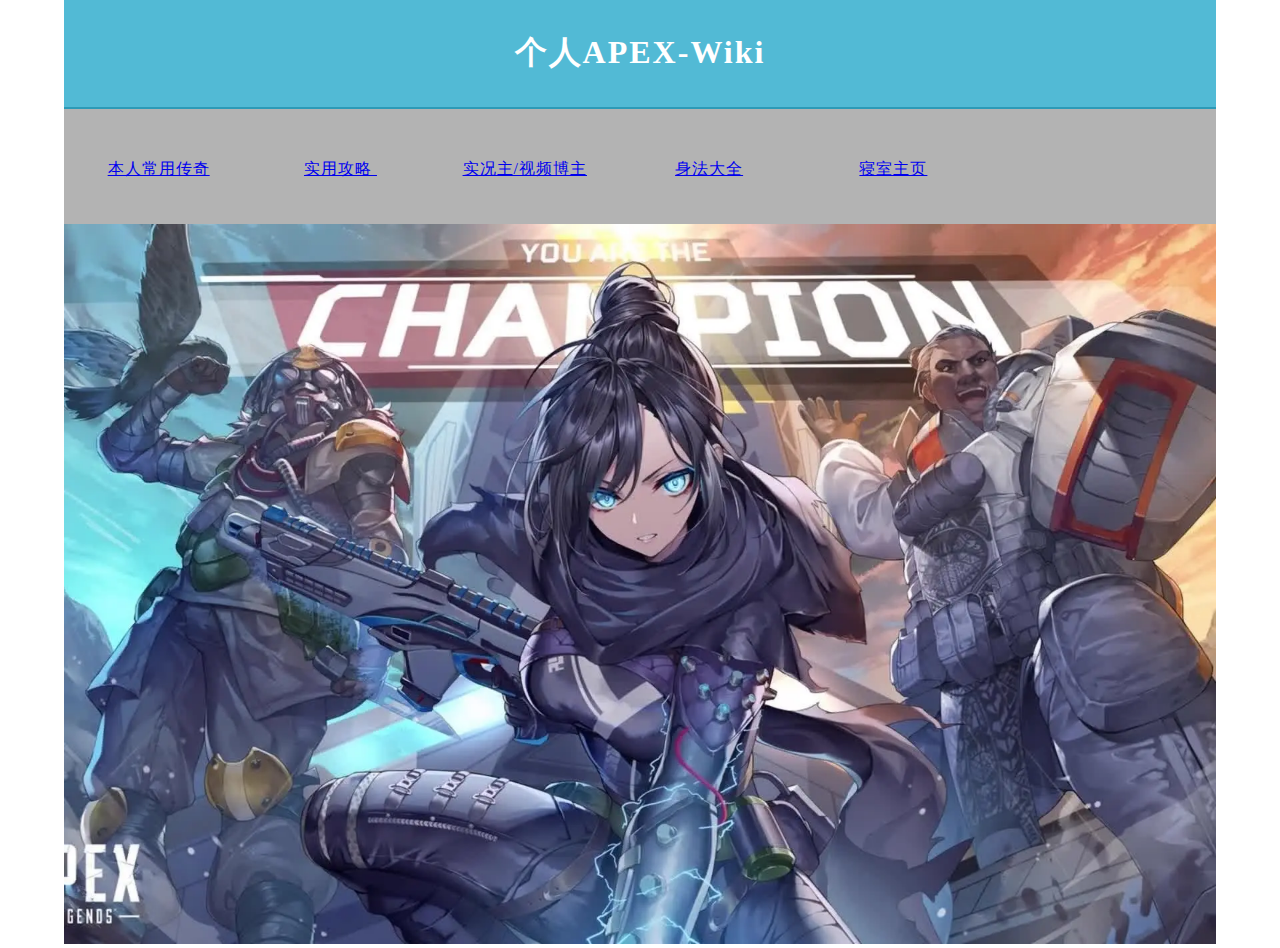
<file: index.html>
<!doctype html>
<html>
<head>
<meta charset="utf-8">
<meta http-equiv="X-UA-Compatible" content="IE=edge">
<meta name="viewport" content="width=device-width, initial-scale=1">
<title>Simple Theme</title>
<link href="css/multiColumnTemplate.css" rel="stylesheet" type="text/css">
<!-- HTML5 shim and Respond.js for IE8 support of HTML5 elements and media queries -->
<!-- WARNING: Respond.js doesn't work if you view the page via file:// -->
<!--[if lt IE 9]>
      <script src="https://oss.maxcdn.com/html5shiv/3.7.2/html5shiv.min.js"></script>
      <script src="https://oss.maxcdn.com/respond/1.4.2/respond.min.js"></script>
    <![endif]-->
</head>
<body>
<div class="container">
  <header>
    <div class="primary_header">
      <h1 class="title"> 个人APEX-Wiki</h1>
    </div>
    <nav class="secondary_header" id="menu">
      <ul>
        <li>&nbsp;<a href="html\1.html">本人常用传奇</a></li>
        <li><a href="html\2.html">实用攻略&nbsp;</a></li>
        <li><a href="html\3.html">实况主/视频博主</a></li>
        <li><a href="html\4.html">身法大全</a></li>
        <li><a href="https://hustd11515.github.io/">寝室主页</a></li>
      </ul>
    </nav>
  </header>
  <section>
	<h2 class="noDisplay">Main Content</h2>
    <img src="images/src=http___i0.hdslb.com_bfs_archive_cb02541afa0c74cd4fc85a38c0e69398acaa4997.jpg&refer=http___i0.hdslb.webp" width="100%">
  </section>
</div>
</body>
</html>
</file>
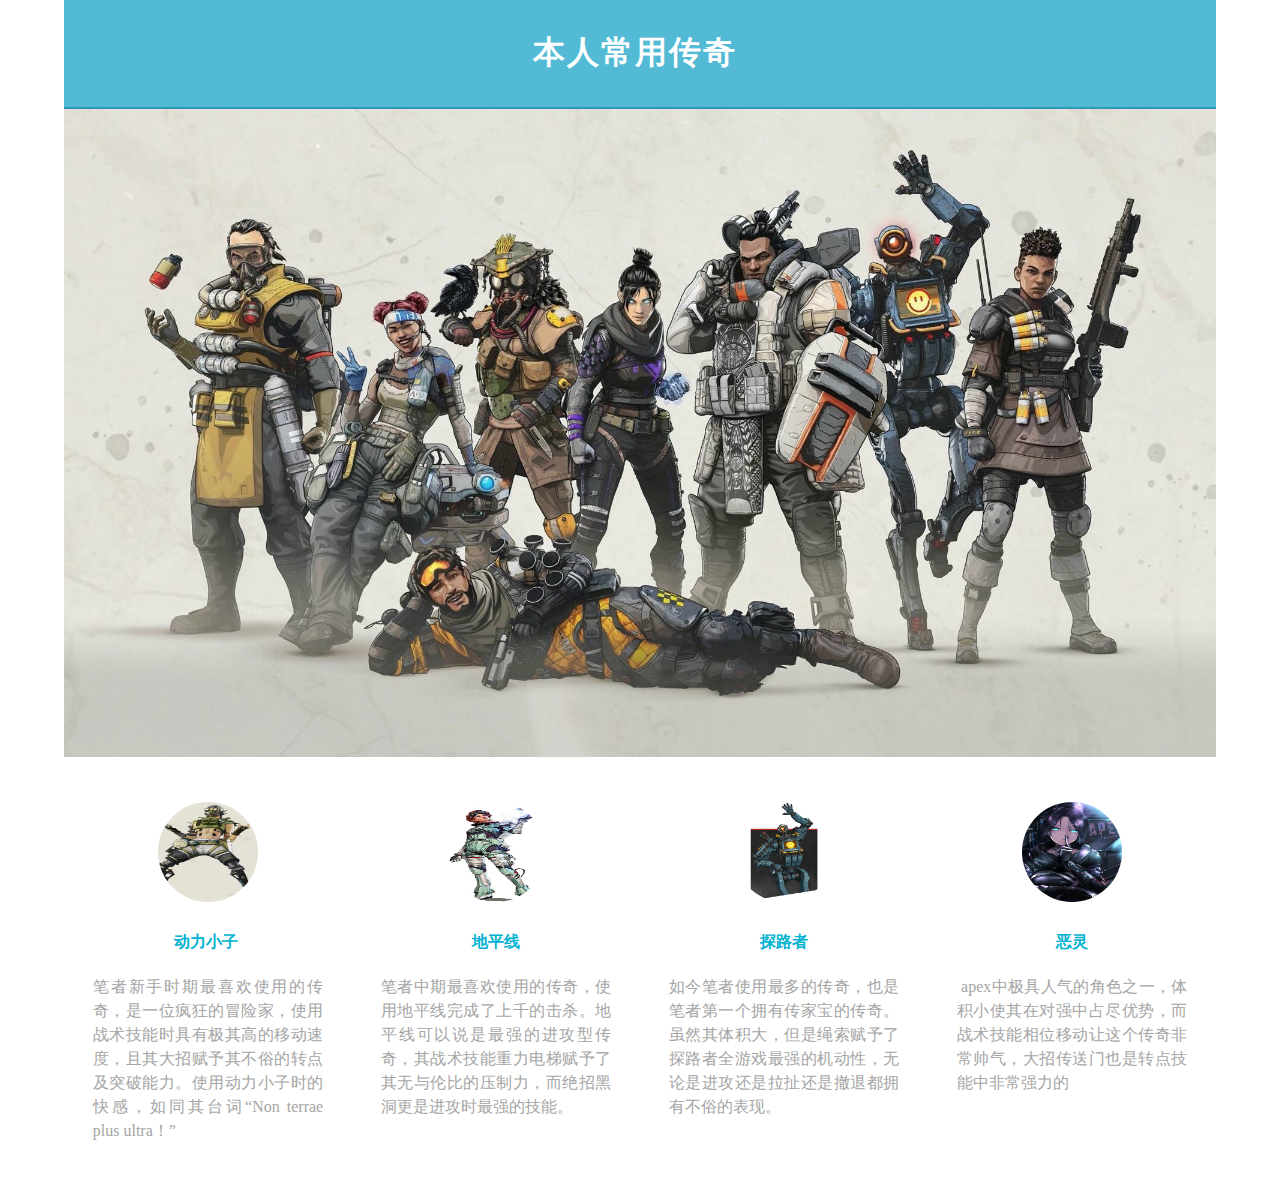
<file: html/1.html>
<!doctype html>
<html>
<head>
<meta charset="utf-8">
<meta http-equiv="X-UA-Compatible" content="IE=edge">
<meta name="viewport" content="width=device-width, initial-scale=1">
<title>Simple Theme</title>
<link href="../css/multiColumnTemplate.css" rel="stylesheet" type="text/css">
<!-- HTML5 shim and Respond.js for IE8 support of HTML5 elements and media queries -->
<!-- WARNING: Respond.js doesn't work if you view the page via file:// -->
<!--[if lt IE 9]>
      <script src="https://oss.maxcdn.com/html5shiv/3.7.2/html5shiv.min.js"></script>
      <script src="https://oss.maxcdn.com/respond/1.4.2/respond.min.js"></script>
    <![endif]-->
</head>
<body>
<div class="container">
  <header>
    <div class="primary_header">
      <h1 class="title"> 本人常用传奇&nbsp;</h1>
    </div>
  </header>
	<section>
	<h2 class="noDisplay">Main Content</h2>
    <img src="..\images/979653483507d36f1be5d12990925f91.jpg" width="100%">
  </section>
  <div class="row">
    <div class="columns">
      <p class="thumbnail_align"> <a href="https://wiki.biligame.com/apex/Octane" target="_top"><img src="..\images\octane.jpg" width="100" alt="" class="thumbnail" alt="" class="thumbnail"/></a> </p>
      <h4>动力小子&nbsp;</h4>
      <p>笔者新手时期最喜欢使用的传奇，是一位疯狂的冒险家，使用战术技能时具有极其高的移动速度，且其大招赋予其不俗的转点及突破能力。使用动力小子时的快感，如同其台词“Non terrae plus ultra！”&nbsp;</p>
    </div>
    <div class="columns">
      <p class="thumbnail_align"> <a href="https://wiki.biligame.com/apex/Horizon" target="_top"><img src="..\images\42a98226cffc1e178a82221207c4e103738da97743c1.png" alt="" class="thumbnail"></a></p>
      <h4>地平线</h4>
      <p>笔者中期最喜欢使用的传奇，使用地平线完成了上千的击杀。地平线可以说是最强的进攻型传奇，其战术技能重力电梯赋予了其无与伦比的压制力，而绝招黑洞更是进攻时最强的技能。</p>
    </div>
    <div class="columns">
      <p class="thumbnail_align"> <a href="https://wiki.biligame.com/apex/Pathfinder" target="_top"><img src="..\images\e4dde71190ef76c6a7efba72635feafaaf51f3dec91a.png" alt="" class="thumbnail"></a></p>
      <h4>探路者</h4>
      <p>如今笔者使用最多的传奇，也是笔者第一个拥有传家宝的传奇。虽然其体积大，但是绳索赋予了探路者全游戏最强的机动性，无论是进攻还是拉扯还是撤退都拥有不俗的表现。</p>
    </div>
    <div class="columns">
      <p class="thumbnail_align"> <a href="https://wiki.biligame.com/apex/Wraith"><img src="..\images\192ac9746469e7eaff9cb4bcdb78cd1df35a3dec.jpg@942w_1331h_progressive.jpg" alt="" class="thumbnail"></a></p>
      <h4>恶灵</h4>
      <p>&nbsp;apex中极具人气的角色之一，体积小使其在对强中占尽优势，而战术技能相位移动让这个传奇非常帅气，大招传送门也是转点技能中非常强力的</p>
    </div>
  </div>
</div>
</body>
</html>
</file>
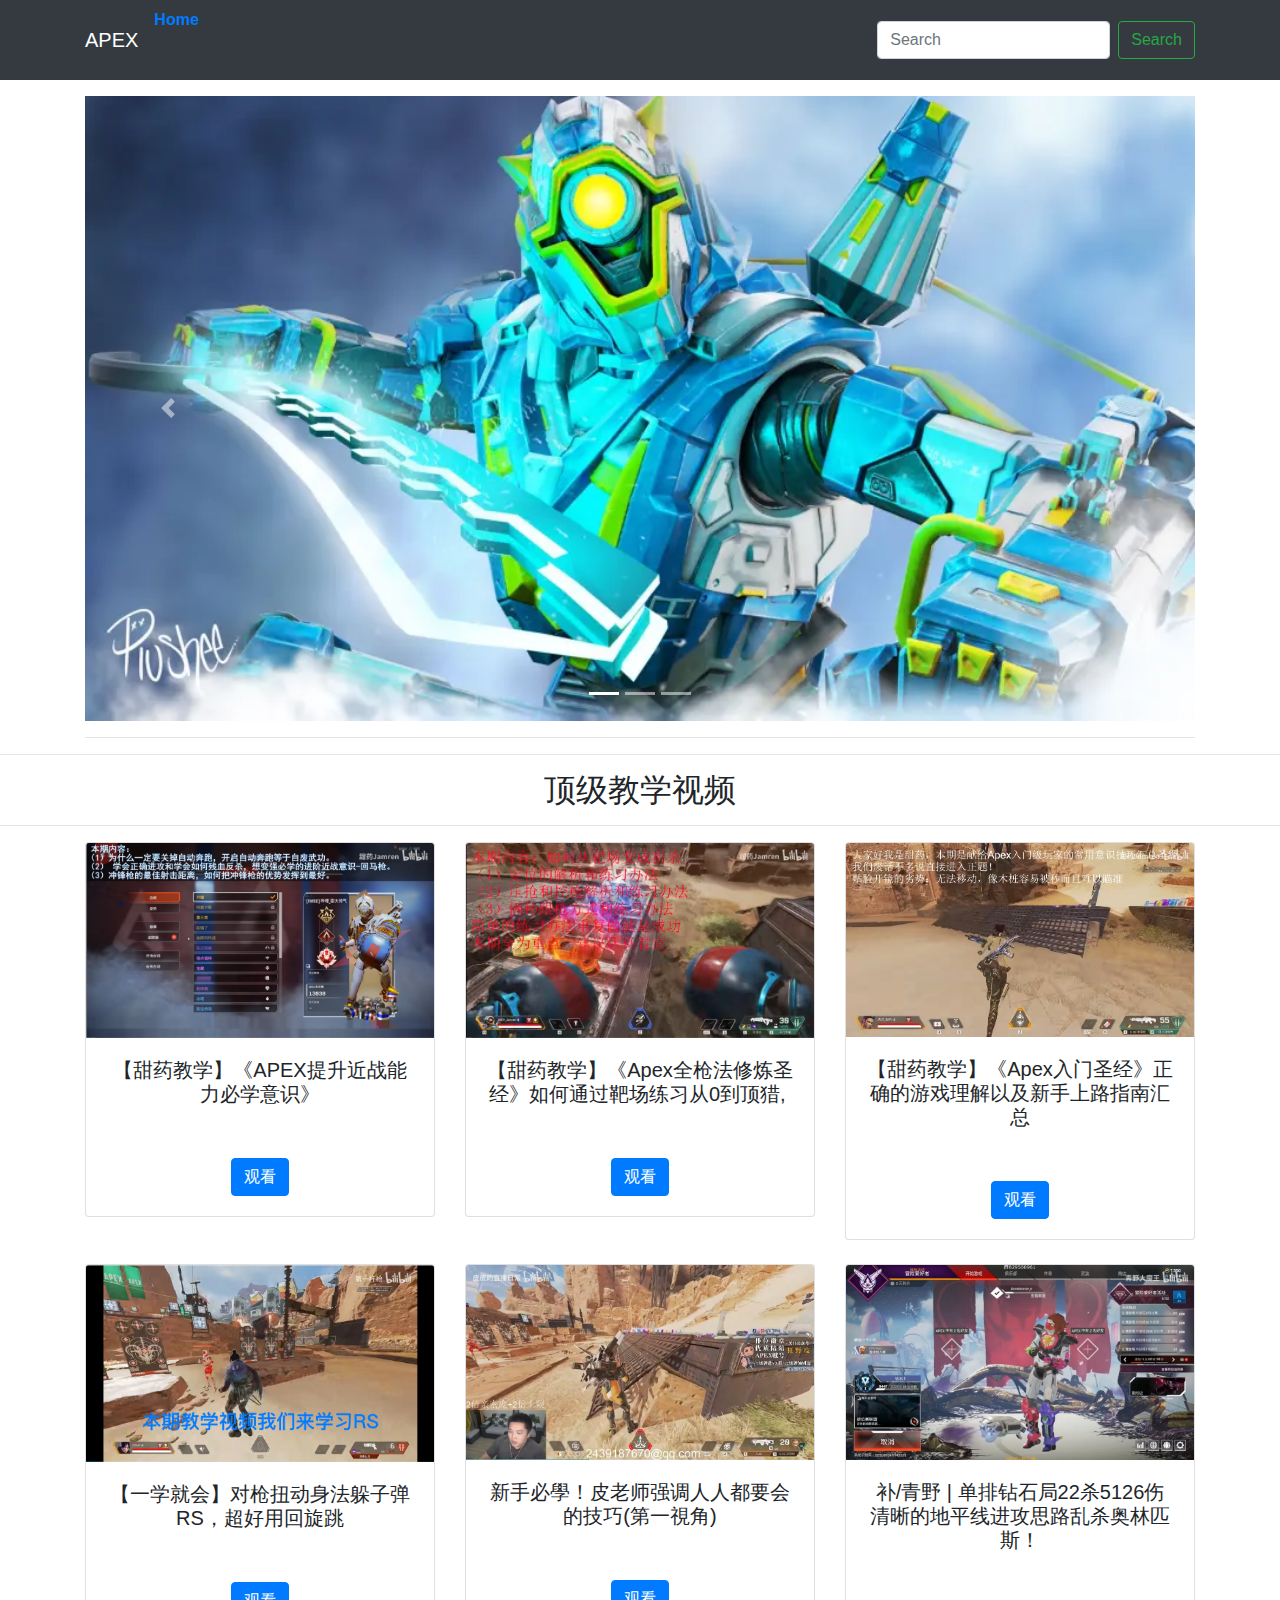
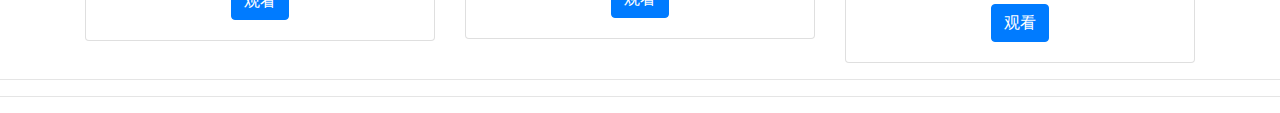
<file: html/2.html>
<!DOCTYPE html>
<html lang="en">
  <head>
    <meta charset="utf-8">
    <meta http-equiv="X-UA-Compatible" content="IE=edge">
    <meta name="viewport" content="width=device-width, initial-scale=1">
    <title>Bootstrap eCommerce Page Template</title>
    <!-- Bootstrap -->
    <link href="css/bootstrap-4.4.1.css" rel="stylesheet">
  </head>
  <body>
    <nav class="navbar navbar-expand-lg navbar-dark bg-dark">
      <div class="container">
        <a class="navbar-brand" href="#">APEX</a>
        <button class="navbar-toggler" type="button" data-toggle="collapse" data-target="#navbarSupportedContent" aria-controls="navbarSupportedContent" aria-expanded="false" aria-label="Toggle navigation">
        <span class="navbar-toggler-icon"></span>
        </button>
        <div class="collapse navbar-collapse" id="navbarSupportedContent">
          <ul class="navbar-nav mr-auto">
            <li class="nav-item active">
             <strong><a href="../index.html">Home </a></strong><a class="nav-link" href="#">&nbsp;</a></li>
            <li class="nav-item">
            </li>
            <li class="nav-item dropdown">
            </li>
          </ul>
          <form class="form-inline my-2 my-lg-0">
            <input class="form-control mr-sm-2" type="search" placeholder="Search" aria-label="Search">
            <button class="btn btn-outline-success my-2 my-sm-0" type="submit">Search</button>
          </form>
        </div>
      </div>
    </nav>
    <div class="container mt-3">
      <div class="row">
        <div class="col-12">
          <div id="carouselExampleControls" class="carousel slide" data-ride="carousel">
            <ol class="carousel-indicators">
              <li data-target="#carouselExampleControls" data-slide-to="0" class="active"></li>
              <li data-target="#carouselExampleControls" data-slide-to="1"></li>
              <li data-target="#carouselExampleControls" data-slide-to="2"></li>
            </ol>
            <div class="carousel-inner">
              <div class="carousel-item active">
                <img class="d-block w-100" src="../images/b4d910f98f238bbf6308181014696295ae3061b9.jpg@942w_531h_progressive.webp" alt="First slide">
                <div class="carousel-caption d-none d-md-block">
                  <h5>&nbsp;</h5>
                  <p>&nbsp;</p>
                </div>
              </div>
              <div class="carousel-item">
                <img class="d-block w-100" src="../images/279fee05c099c0a8ddd25f69736231b1dde9b727.jpg@942w_530h_progressive.webp" alt="Second slide">
                <div class="carousel-caption d-none d-md-block">
                  <h5>&nbsp;</h5>
                  <p>&nbsp;</p>
                </div>
              </div>
              <div class="carousel-item">
                <img class="d-block w-100" src="../images/5417298179e2fdb70ac3079d3dc0a34f50b0f115.jpg@942w_531h_progressive.webp" alt="Third slide">
                <div class="carousel-caption d-none d-md-block">
                  <p>&nbsp;</p>
                </div>
              </div>
            </div>
            <a class="carousel-control-prev" href="#carouselExampleControls" role="button" data-slide="prev">
            <span class="carousel-control-prev-icon" aria-hidden="true"></span>
            <span class="sr-only">Previous</span>
            </a>
            <a class="carousel-control-next" href="#carouselExampleControls" role="button" data-slide="next">
            <span class="carousel-control-next-icon" aria-hidden="true"></span>
            <span class="sr-only">Next</span>
            </a>
          </div>
        </div>
      </div>
      <hr>
    </div>
    <hr>
    <h2 class="text-center">顶级教学视频</h2>
    <hr>
    <div class="container">
      <div class="row text-center">
        <div class="col-md-4 pb-1 pb-md-0">
          <div class="card">
            <img class="card-img-top" src="../images/QQ图片20221128125014.png" alt="Card image cap">
            <div class="card-body">
              <h5 class="card-title">【甜药教学】《APEX提升近战能力必学意识》</h5>
              <p class="card-text">&nbsp;</p>
              <a href="https://www.bilibili.com/video/BV1wV4y1V7MS/?spm_id_from=333.999.0.0&vd_source=674a614bbbcfda5fde5948be826e8be2" class="btn btn-primary">观看</a>
            </div>
          </div>
        </div>
        <div class="col-md-4 pb-1 pb-md-0">
          <div class="card">
            <img class="card-img-top" src="../images/QQ图片20221128125543.png" alt="Card image cap">
            <div class="card-body">
              <h5 class="card-title">【甜药教学】《Apex全枪法修炼圣经》如何通过靶场练习从0到顶猎,&nbsp;</h5>
              <p class="card-text">&nbsp;</p>
              <a href="https://www.bilibili.com/video/BV1kX4y1A7Vc/?spm_id_from=333.999.0.0&vd_source=674a614bbbcfda5fde5948be826e8be2" class="btn btn-primary">观看</a>
            </div>
          </div>
        </div>
        <div class="col-md-4 pb-1 pb-md-0">
          <div class="card">
            <img class="card-img-top" src="../images/QQ图片20221128125913.png" alt="Card image cap">
            <div class="card-body">
              <h5 class="card-title">【甜药教学】《Apex入门圣经》正确的游戏理解以及新手上路指南汇总</h5>
              <p class="card-text">&nbsp;</p>
              <a href="https://www.bilibili.com/video/BV1H5411w7Hg/?spm_id_from=333.999.0.0&vd_source=674a614bbbcfda5fde5948be826e8be2" class="btn btn-primary">观看</a>
            </div>
          </div>
        </div>
      </div>
      <div class="row text-center mt-4">
        <div class="col-md-4 pb-1 pb-md-0">
          <div class="card">
            <img class="card-img-top" src="../images/QQ图片20221128131142.png" alt="Card image cap">
            <div class="card-body">
              <h5 class="card-title">【一学就会】对枪扭动身法躲子弹RS，超好用回旋跳</h5>
              <p class="card-text">&nbsp;</p>
              <a href="https://www.bilibili.com/video/BV1ad4y1A7a5/?spm_id_from=333.788.recommend_more_video.-1&vd_source=674a614bbbcfda5fde5948be826e8be2" class="btn btn-primary">观看</a>
            </div>
          </div>
        </div>
        <div class="col-md-4 pb-1 pb-md-0">
          <div class="card">
            <img class="card-img-top" src="../images/QQ图片20221128131314.png" alt="Card image cap">
            <div class="card-body">
              <h5 class="card-title">新手必學！皮老师强调人人都要会的技巧(第一視角)</h5>
              <p class="card-text">&nbsp;</p>
              <a href="https://www.bilibili.com/video/BV13T411j7wZ/?spm_id_from=333.788.recommend_more_video.-1&vd_source=674a614bbbcfda5fde5948be826e8be2" class="btn btn-primary">观看</a>
            </div>
          </div>
        </div>
        <div class="col-md-4 pb-1 pb-md-0">
          <div class="card">
            <img class="card-img-top" src="../images/QQ图片20221128131429.png" alt="Card image cap">
            <div class="card-body">
              <h5 class="card-title">补/青野 | 单排钻石局22杀5126伤 清晰的地平线进攻思路乱杀奥林匹斯！</h5>
              <p class="card-text">&nbsp;</p>
              <a href="https://www.bilibili.com/video/BV14e4y1z7WW/?spm_id_from=333.337.search-card.all.click&vd_source=674a614bbbcfda5fde5948be826e8be2" class="btn btn-primary">观看</a>
            </div>
          </div>
        </div>
      </div>
    </div>
    <hr>
    <hr>
    <footer class="text-center">
      <div class="container">
        <div class="row">
          <div class="col-12">
          </div>
        </div>
      </div>
    </footer>
    <!-- jQuery (necessary for Bootstrap's JavaScript plugins) -->
    <script src="js/jquery-3.4.1.min.js"></script>
    <!-- Include all compiled plugins (below), or include individual files as needed -->
    <script src="js/popper.min.js"></script>
    <script src="js/bootstrap-4.4.1.js"></script>
  </body>
</html>
</file>
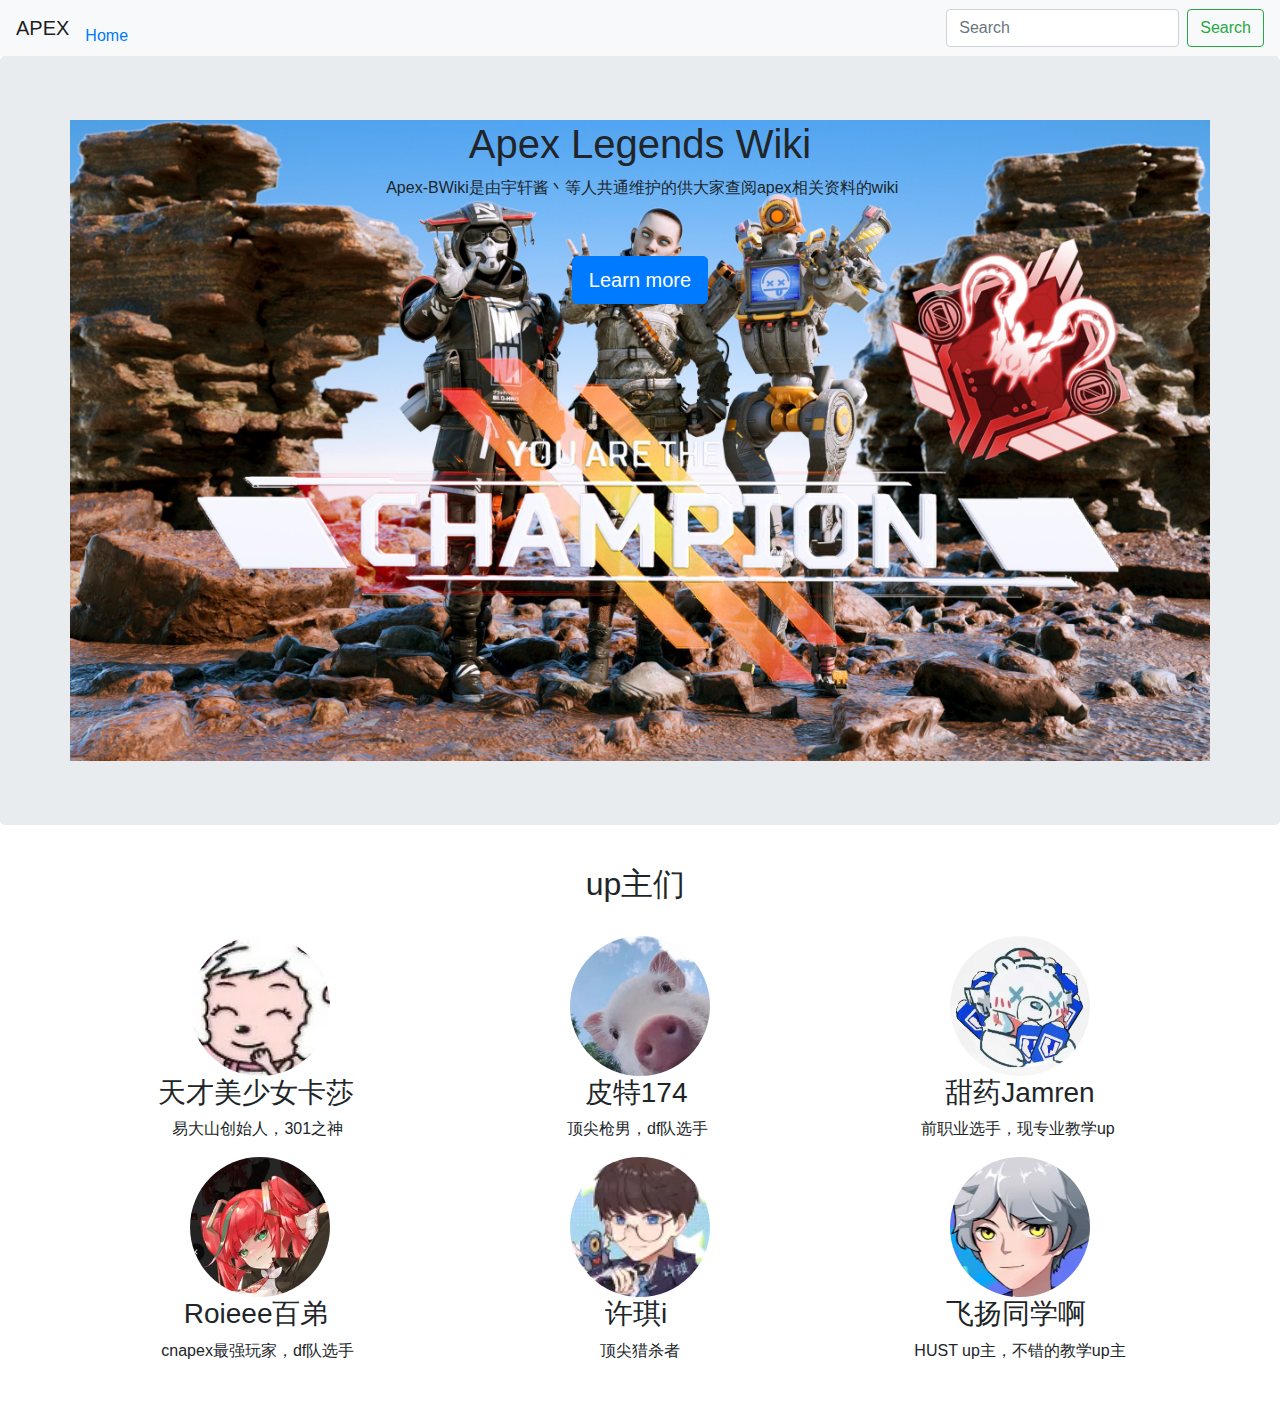
<file: html/3.html>
<!DOCTYPE html>
<html lang="en">
  <head>
    <meta charset="utf-8">
    <meta http-equiv="X-UA-Compatible" content="IE=edge">
    <meta name="viewport" content="width=device-width, initial-scale=1">
    <title>Bootstrap Agency Page Template</title>
    <!-- Bootstrap -->
    <link href="css/bootstrap-4.4.1.css" rel="stylesheet">
  </head>
  <body>
    <nav class="navbar navbar-expand-lg navbar-light bg-light">
      <a class="navbar-brand" href="#">APEX</a>
      <button class="navbar-toggler" type="button" data-toggle="collapse" data-target="#navbarSupportedContent" aria-controls="navbarSupportedContent" aria-expanded="false" aria-label="Toggle navigation"> <span class="navbar-toggler-icon"></span> </button>
      <div class="collapse navbar-collapse" id="navbarSupportedContent">
        <ul class="navbar-nav mr-auto">
          <li class="nav-item active"> <a class="nav-link" href="#"> <a href="..\index.html">Home </a><span class="sr-only">(current)</span></a> </li>
        </ul>
        <form class="form-inline my-2 my-lg-0">
          <input class="form-control mr-sm-2" type="search" placeholder="Search" aria-label="Search">
          <button class="btn btn-outline-success my-2 my-sm-0" type="submit">Search</button>
        </form>
      </div>
    </nav>
    <header>
      <div class="jumbotron">
        <div class="container">
          <div class="row">
			<img src="../images/d7febf35349b033bbccd779602ce36d3d439bd0f.jpg" width="100%" style="text-align:center;">
            <div class="col-12" style="position:absolute">
              <h1 class="text-center">Apex Legends Wiki</h1>
              <p class="text-center">&nbsp;Apex-BWiki是由宇轩酱丶等人共通维护的供大家查阅apex相关资料的wiki</p>
              <p>&nbsp;</p>
              <p class="text-center"><a class="btn btn-primary btn-lg" role="button" href="https://wiki.biligame.com/apex/%E9%A6%96%E9%A1%B5" >Learn more</a> </p>
            </div>
          </div>
        </div>
      </div>
    </header>
    <section>
      <div class="container">
        <div class="row">
          <div class="col-lg-12 mb-4 mt-2 text-center">
            <h2>up主们&nbsp;</h2>
          </div>
        </div>
      </div>
      <div class="container ">
        <div class="row">
          <div class="col-lg-4 col-md-6 col-sm-12 text-center">
            <a href="https://space.bilibili.com/9301840?spm_id_from=333.337.0.0"><img class="rounded-circle img-fluid" alt="140x140" style="width: 140px; height: 140px;" src="../images/6744fab006868db3aa4832ba87aa8c6fbb27ffa3.jpg@240w_240h_1c_1s.webp" data-holder-rendered="true"></a>
<h3>天才美少女卡莎&nbsp;</h3>
            <p>易大山创始人，301之神&nbsp;</p>
          </div>
          <div class="col-lg-4 col-md-6 col-sm-12 text-center">
            <a href="https://space.bilibili.com/13470007?spm_id_from=333.337.0.0"><img class="img-fluid rounded-circle" alt="140x140" style="width: 140px; height: 140px;" src="../images/962e63a431ec957662921e647cfce58b45ff847a.jpg@240w_240h_1c_1s.webp" data-holder-rendered="true"></a>
<h3>皮特174&nbsp;</h3>
            <p>顶尖枪男，df队选手&nbsp;</p>
          </div>
          <div class="col-lg-4 col-md-6 col-sm-12 text-center">
            <a href="https://space.bilibili.com/106017013?spm_id_from=333.337.0.0"><img class="rounded-circle img-fluid" alt="140x140" style="width: 140px; height: 140px;" src="../images/685a13eb73b4fd426ba222721425f3e8e063318b.jpg@240w_240h_1c_1s.webp" data-holder-rendered="true"></a>
<h3>甜药Jamren</h3>
            <p>前职业选手，现专业教学up&nbsp;</p>
          </div>
          <div class="col-lg-4 col-md-6 col-sm-12 text-center">
            <a href="https://space.bilibili.com/1949623008?spm_id_from=333.337.search-card.all.click"><img class="rounded-circle img-fluid" alt="140x140" style="width: 140px; height: 140px;" src="../images/fc35388c6305cbe5e5c13897e5949e788aab23f2.jpg@240w_240h_1c_1s.webp" data-holder-rendered="true"></a>
<h3>Roieee百弟&nbsp;</h3>
            <p>cnapex最强玩家，df队选手&nbsp;</p>
          </div>
          <div class="col-lg-4 col-md-6 col-sm-12 text-center">
            <a href="https://space.bilibili.com/15404163"><img class="rounded-circle img-fluid" alt="140x140" style="width: 140px; height: 140px;" src="../images/6f7fb2ff377a2cd6dda1516aee083ab1cee41478.jpg@96w_96h_1c_1s.webp" data-holder-rendered="true"></a>
<h3>许琪i&nbsp;</h3>
            <p>顶尖猎杀者</p>
          </div>
          <div class="col-lg-4 col-md-6 col-sm-12 text-center">
            <a href="https://space.bilibili.com/59477825"><img class="rounded-circle img-fluid" alt="140x140" style="width: 140px; height: 140px;" src="../images/9de4125ef2fa80918b5a47bf5a1d940d8896a026.jpg@240w_240h_1c_1s.webp" data-holder-rendered="true"></a>
<h3>飞扬同学啊&nbsp;</h3>
            <p>HUST up主，不错的教学up主</p>
          </div>
        </div>
        <div class="row">
          <div class="col-sm-12 mt-4 mb-2 text-center">
          </div>
        </div>
      
    <footer class="text-center">
      <div class="container">
        <div class="row">
          <div class="col-12">
          </div>
        </div>
      </div>
    </footer>
    <!-- jQuery (necessary for Bootstrap's JavaScript plugins) --> 
    <script src="js/jquery-3.4.1.min.js"></script> 
    <!-- Include all compiled plugins (below), or include individual files as needed --> 
    <script src="js/popper.min.js"></script> 
    <script src="js/bootstrap-4.4.1.js"></script>
</html>
</file>
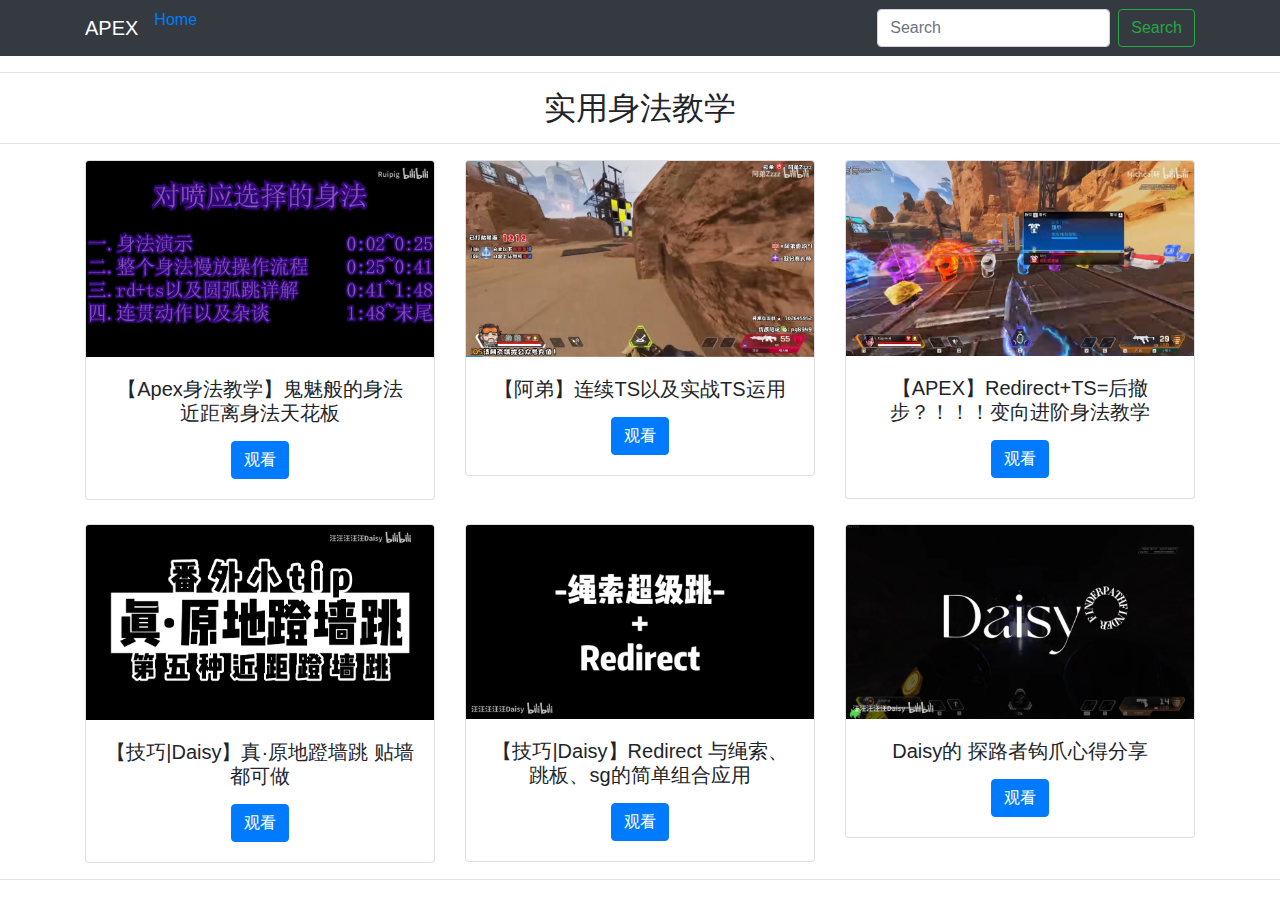
<file: html/4.html>
<!DOCTYPE html>
<html lang="en">
  <head>
    <meta charset="utf-8">
    <meta http-equiv="X-UA-Compatible" content="IE=edge">
    <meta name="viewport" content="width=device-width, initial-scale=1">
    <title>Bootstrap eCommerce Page Template</title>
    <!-- Bootstrap -->
    <link href="css/bootstrap-4.4.1.css" rel="stylesheet">
  </head>
  <body>
    <nav class="navbar navbar-expand-lg navbar-dark bg-dark">
      <div class="container">
        <a class="navbar-brand" href="#">APEX</a>
        <button class="navbar-toggler" type="button" data-toggle="collapse" data-target="#navbarSupportedContent" aria-controls="navbarSupportedContent" aria-expanded="false" aria-label="Toggle navigation">
        <span class="navbar-toggler-icon"></span>
        </button>
        <div class="collapse navbar-collapse" id="navbarSupportedContent">
          <ul class="navbar-nav mr-auto">
            <li class="nav-item active">
            <a href="#../index.heml">Home </a><a class="nav-link"></a> </li>
          </ul>
          <form class="form-inline my-2 my-lg-0">
            <input class="form-control mr-sm-2" type="search" placeholder="Search" aria-label="Search">
            <button class="btn btn-outline-success my-2 my-sm-0" type="submit">Search</button>
          </form>
        </div>
      </div>
    </nav>
    <hr>
    <h2 class="text-center">实用身法教学</h2>
    <hr>
    <div class="container">
      <div class="row text-center">
        <div class="col-md-4 pb-1 pb-md-0">
          <div class="card">
            <img class="card-img-top" src="../images/QQ图片20221129105311.png" alt="Card image cap">
            <div class="card-body">
              <h5 class="card-title">【Apex身法教学】鬼魅般的身法 近距离身法天花板</h5>
              <p class="card-text"></p>
              <a href="https://www.bilibili.com/video/BV1i34y1p7xQ/?spm_id_from=333.337.search-card.all.click&vd_source=674a614bbbcfda5fde5948be826e8be2" class="btn btn-primary">观看</a>
            </div>
          </div>
        </div>
        <div class="col-md-4 pb-1 pb-md-0">
          <div class="card">
            <img class="card-img-top" src="../images/QQ图片20221129105531.png" alt="Card image cap">
            <div class="card-body">
              <h5 class="card-title">【阿弟】连续TS以及实战TS运用</h5>
              <p class="card-text"></p>
              <a href="https://www.bilibili.com/video/BV1MY4y1q76g/?spm_id_from=333.788.recommend_more_video.2&vd_source=674a614bbbcfda5fde5948be826e8be2" class="btn btn-primary">观看</a>
            </div>
          </div>
        </div>
        <div class="col-md-4 pb-1 pb-md-0">
          <div class="card">
            <img class="card-img-top" src="../images/QQ图片20221129105939.png" alt="Card image cap">
            <div class="card-body">
              <h5 class="card-title">【APEX】Redirect+TS=后撤步？！！！变向进阶身法教学</h5>
              <p class="card-text"></p>
              <a href="https://www.bilibili.com/video/BV19L4y1B7nz/?spm_id_from=333.788.recommend_more_video.6&vd_source=674a614bbbcfda5fde5948be826e8be2" class="btn btn-primary">观看</a>
            </div>
          </div>
        </div>
      </div>
      <div class="row text-center mt-4">
        <div class="col-md-4 pb-1 pb-md-0">
          <div class="card">
            <img class="card-img-top" src="../images/QQ图片20221129110201.png" alt="Card image cap">
            <div class="card-body">
              <h5 class="card-title">【技巧|Daisy】真·原地蹬墙跳 贴墙都可做</h5>
              <p class="card-text"></p>
              <a href="https://www.bilibili.com/video/BV1p34y1r7kW/?spm_id_from=333.788.recommend_more_video.3&vd_source=674a614bbbcfda5fde5948be826e8be2" class="btn btn-primary">观看</a>
            </div>
          </div>
        </div>
        <div class="col-md-4 pb-1 pb-md-0">
          <div class="card">
            <img class="card-img-top" src="../images/QQ图片20221129110745.png" alt="Card image cap">
            <div class="card-body">
              <h5 class="card-title">【技巧|Daisy】Redirect 与绳索、跳板、sg的简单组合应用</h5>
              <p class="card-text"></p>
              <a href="https://www.bilibili.com/video/BV1FT4y167Rt/?spm_id_from=333.788&vd_source=674a614bbbcfda5fde5948be826e8be2" class="btn btn-primary">观看</a>
            </div>
          </div>
        </div>
        <div class="col-md-4 pb-1 pb-md-0">
          <div class="card">
            <img class="card-img-top" src="../images/QQ图片20221129111158.png" alt="Card image cap">
            <div class="card-body">
              <h5 class="card-title">Daisy的 探路者钩爪心得分享</h5>
              <p class="card-text"></p>
              <a href="https://www.bilibili.com/video/BV1YF41177AJ/?spm_id_from=333.788.recommend_more_video.0&vd_source=674a614bbbcfda5fde5948be826e8be2" class="btn btn-primary">观看</a>
            </div>
          </div>
        </div>
      </div>
	  </div>
    <hr>
    <footer class="text-center">
      <div class="container">
        <div class="row">
          <div class="col-12">
          </div>
        </div>
      </div>
    </footer>
    <!-- jQuery (necessary for Bootstrap's JavaScript plugins) -->
    <script src="js/jquery-3.4.1.min.js"></script>
    <!-- Include all compiled plugins (below), or include individual files as needed -->
    <script src="js/popper.min.js"></script>
    <script src="js/bootstrap-4.4.1.js"></script>
  </body>
</html>
</file>
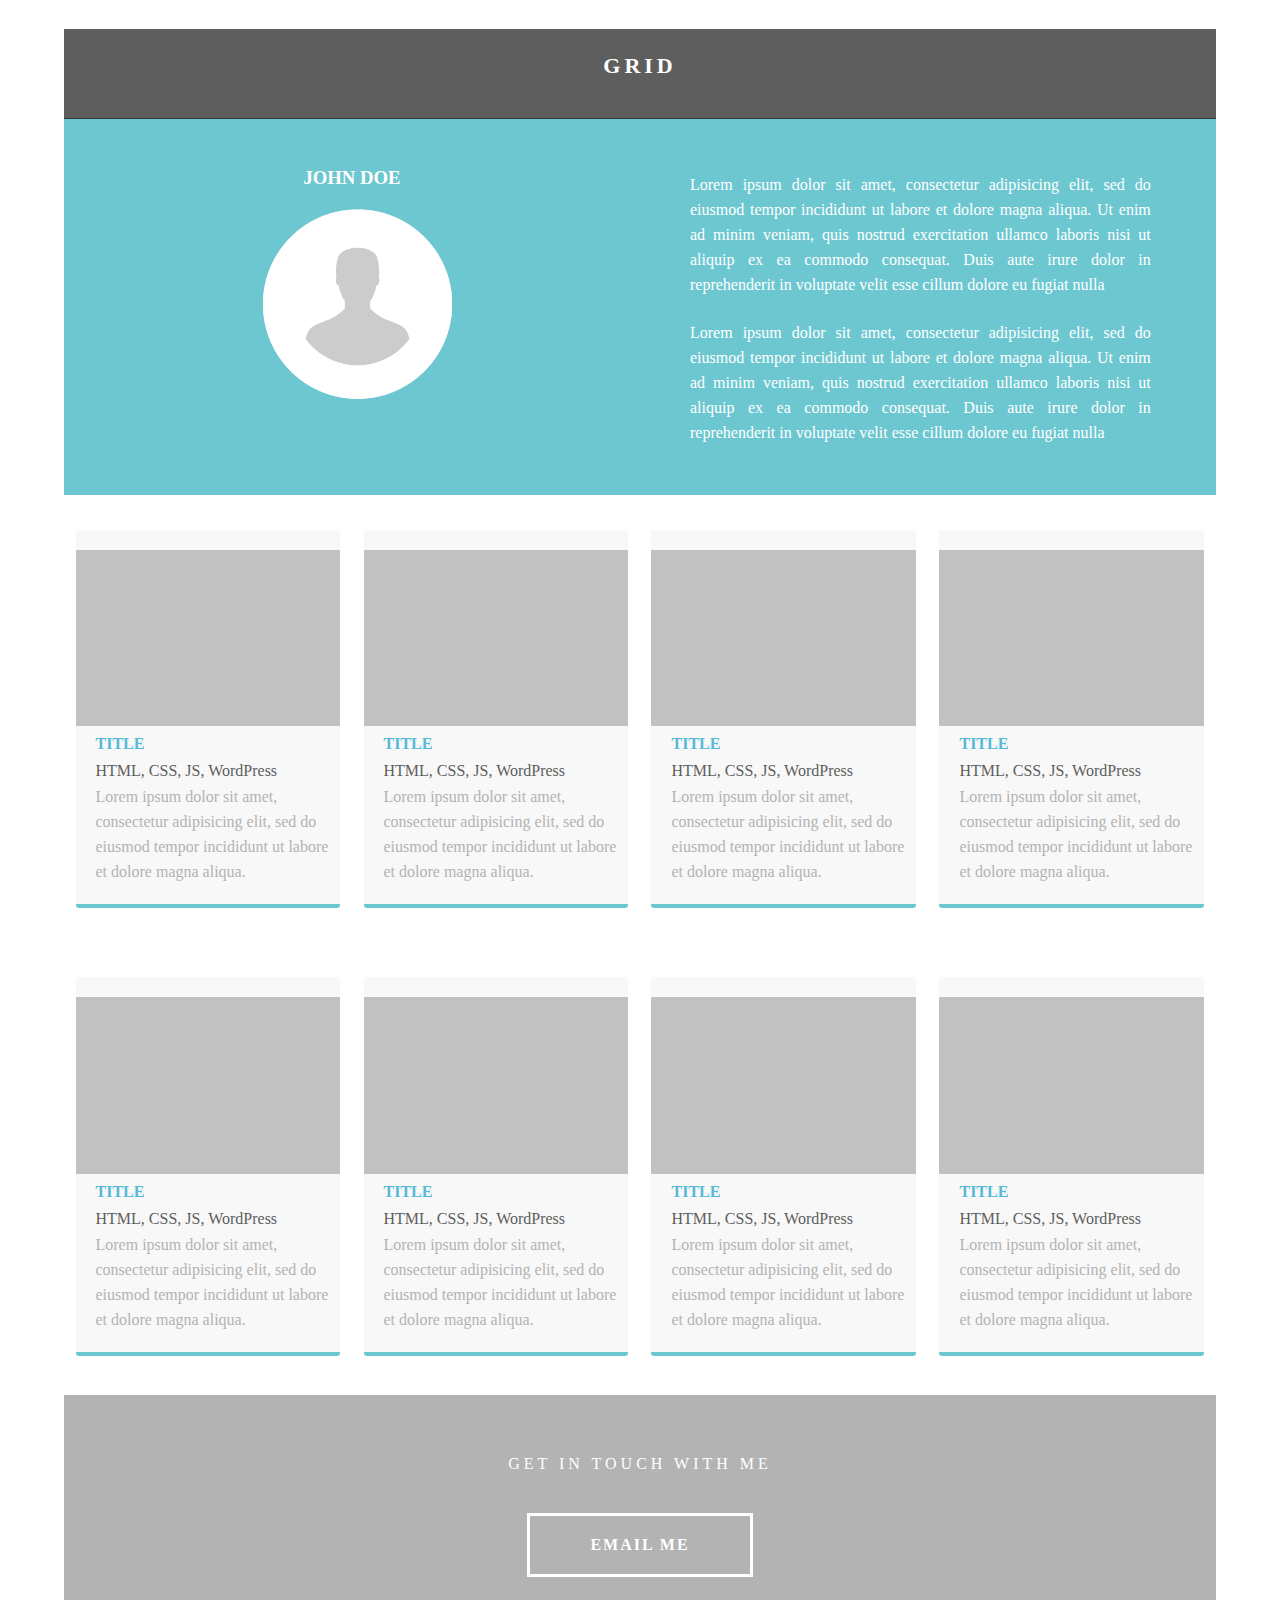
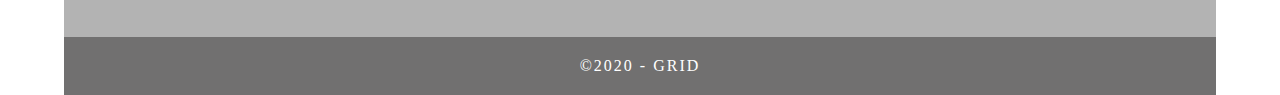
<file: html/5.html>
<!doctype html>
<html>
<head>
<meta charset="utf-8">
<meta http-equiv="X-UA-Compatible" content="IE=edge">
<meta name="viewport" content="width=device-width, initial-scale=1">
<title>Light Theme</title>
<link href="css/simpleGridTemplate.css" rel="stylesheet" type="text/css">
</head>
<body>
<!-- Main Container -->
<div class="container"> 
  <!-- Header -->
  <header class="header">
    <h4 class="logo">GRID</h4>
  </header>
  <!-- Hero Section -->
  <section class="intro">
    <div class="column">
      <h3>JOHN DOE</h3>
      <img src="images/profile.png" alt="" class="profile"> </div>
    <div class="column">
      <p>Lorem ipsum dolor sit amet, consectetur adipisicing elit, sed do eiusmod tempor incididunt ut labore et dolore magna aliqua. Ut enim ad minim veniam, quis nostrud exercitation ullamco laboris nisi ut aliquip ex ea commodo consequat. Duis aute irure dolor in reprehenderit in voluptate velit esse cillum dolore eu fugiat nulla </p>
      <p>Lorem ipsum dolor sit amet, consectetur adipisicing elit, sed do eiusmod tempor incididunt ut labore et dolore magna aliqua. Ut enim ad minim veniam, quis nostrud exercitation ullamco laboris nisi ut aliquip ex ea commodo consequat. Duis aute irure dolor in reprehenderit in voluptate velit esse cillum dolore eu fugiat nulla</p>
    </div>
  </section>
  <!-- Stats Gallery Section -->
  <div class="gallery">
    <div class="thumbnail"> <a href="#"><img src="images/bkg_06.jpg" alt="" width="2000" class="cards"/></a>
      <h4>TITLE</h4>
      <p class="tag">HTML, CSS, JS, WordPress</p>
      <p class="text_column">Lorem ipsum dolor sit amet, consectetur adipisicing elit, sed do eiusmod tempor incididunt ut labore et dolore magna aliqua.</p>
    </div>
    <div class="thumbnail"> <a href="#"><img src="images/bkg_06.jpg" alt="" width="2000" class="cards"/></a>
      <h4>TITLE</h4>
      <p class="tag">HTML, CSS, JS, WordPress</p>
      <p class="text_column">Lorem ipsum dolor sit amet, consectetur adipisicing elit, sed do eiusmod tempor incididunt ut labore et dolore magna aliqua.</p>
    </div>
    <div class="thumbnail"> <a href="#"><img src="images/bkg_06.jpg" alt="" width="2000" class="cards"/></a>
      <h4>TITLE</h4>
      <p class="tag">HTML, CSS, JS, WordPress</p>
      <p class="text_column">Lorem ipsum dolor sit amet, consectetur adipisicing elit, sed do eiusmod tempor incididunt ut labore et dolore magna aliqua.</p>
    </div>
    <div class="thumbnail"> <a href="#"><img src="images/bkg_06.jpg" alt="" width="2000" class="cards"/></a>
      <h4>TITLE</h4>
      <p class="tag">HTML, CSS, JS, WordPress</p>
      <p class="text_column">Lorem ipsum dolor sit amet, consectetur adipisicing elit, sed do eiusmod tempor incididunt ut labore et dolore magna aliqua.</p>
    </div>
  </div>
  <div class="gallery">
    <div class="thumbnail"> <a href="#"><img src="images/bkg_06.jpg" alt="" width="2000" class="cards"/></a>
      <h4>TITLE</h4>
      <p class="tag">HTML, CSS, JS, WordPress</p>
      <p class="text_column">Lorem ipsum dolor sit amet, consectetur adipisicing elit, sed do eiusmod tempor incididunt ut labore et dolore magna aliqua.</p>
    </div>
    <div class="thumbnail"> <a href="#"><img src="images/bkg_06.jpg" alt="" width="2000" class="cards"/></a>
      <h4>TITLE</h4>
      <p class="tag">HTML, CSS, JS, WordPress</p>
      <p class="text_column">Lorem ipsum dolor sit amet, consectetur adipisicing elit, sed do eiusmod tempor incididunt ut labore et dolore magna aliqua.</p>
    </div>
    <div class="thumbnail"> <a href="#"><img src="images/bkg_06.jpg" alt="" width="2000" class="cards"/></a>
      <h4>TITLE</h4>
      <p class="tag">HTML, CSS, JS, WordPress</p>
      <p class="text_column">Lorem ipsum dolor sit amet, consectetur adipisicing elit, sed do eiusmod tempor incididunt ut labore et dolore magna aliqua.</p>
    </div>
    <div class="thumbnail"> <a href="#"><img src="images/bkg_06.jpg" alt="" width="2000" class="cards"/></a>
      <h4>TITLE</h4>
      <p class="tag">HTML, CSS, JS, WordPress</p>
      <p class="text_column">Lorem ipsum dolor sit amet, consectetur adipisicing elit, sed do eiusmod tempor incididunt ut labore et dolore magna aliqua.</p>
    </div>
  </div>
  <!-- Footer Section -->
  <footer id="contact">
    <p class="hero_header">GET IN TOUCH WITH ME</p>
    <div class="button">EMAIL ME </div>
  </footer>
  <!-- Copyrights Section -->
  <div class="copyright">&copy;2020 - <strong>GRID</strong></div>
</div>
<!-- Main Container Ends -->
</body>
</html>
</file>
<file: css/multiColumnTemplate.css>
@charset "UTF-8";
.container {
	background-color: #FFFFFF;
	width: 90%;
	margin-left: auto;
	margin-right: auto;
	border-bottom-width: 0px;
	padding-left: 0px;
	padding-top: 0px;
	padding-right: 0px;
	padding-bottom: 0px;
}
.row {
	width: 100%;
	margin-top: 0px;
	margin-right: 0px;
	margin-bottom: 0px;
	margin-left: 0px;
	padding-top: 0px;
	padding-right: 0px;
	padding-bottom: 0px;
	padding-left: 0px;
	display: inline-block
}
.row.blockDisplay {
	display: block;
}
.column_half {
	width: 50%;
	float: left;
	margin-top: 0px;
}
.columns {
	width: 25%;
	float: left;
	font-family: "Source Sans Pro";
	color: #A5A5A5;
	line-height: 24px;
	padding-top: 10px;
	padding-bottom: 10px;
	text-align: justify;
	margin-top: 15px;
	margin-bottom: 15px;
	padding-left: 0px;
	padding-right: 0px;
	margin-left: 0px;
	margin-right: 0px;
}
.row .columns p {
	padding-left: 10%;
	padding-right: 10%;
}
.container .columns h4 {
	text-align: center;
	color: #01B2D1;
}
.primary_header {
	width: 100%;
	background-color: #52bad5;
	padding-top: 10px;
	padding-bottom: 10px;
	clear: left;
	border-bottom: 2px solid #2C9AB7;
}
.secondary_header {
	width: 100%;
	padding-top: 50px;
	padding-bottom: 50px;
	background-color: #B3B3B3;
	clear: left;
}
.container .secondary_header ul {
	margin-top: 0%;
	margin-right: auto;
	margin-bottom: 0px;
	margin-left: auto;
	padding-top: 0px;
	padding-right: 0px;
	padding-bottom: 15px;
	padding-left: 0px;
	width: 100%;
}
.secondary_header ul li {
	list-style: none;
	float: left;
	margin-right: auto;
	margin-top: 0px;
	font-family: "Source Sans Pro";
	font-weight: normal;
	color: #FFFFFF;
	letter-spacing: 1px;
	margin-left: auto;
	text-align: center;
	width: 16%;
	transition: all 0.3s linear;
}
.secondary_header ul li:hover {
	color: #717070;
	cursor: pointer;
}
.left_article {
	background-color: #FFFFFF;
	width: 60%;
	float: left;
	font-family: "Source Sans Pro";
	color: #343434;
	padding-bottom: 15px;
}
.noDisplay {
	display: none;
}
.container .left_article h3 {
	padding-left: 5%;
	padding-right: 5%;
	margin-top: 5%;
	color: #717070;
	font-weight: bold;
	text-transform: uppercase;
}
.container .left_article p {
	padding-left: 5%;
	padding-right: 5%;
	text-align: justify;
	line-height: 24px;
	margin-top: 30px;
	margin-bottom: 15px;
	color: #B3B3B3;
}
.right_article {
	width: 40%;
	float: left;
	background-color: #F6F6F6;
}
.container .right_article ul {
	margin-top: 0px;
	margin-right: 0px;
	margin-bottom: 0px;
	margin-left: 0px;
	padding-top: 0px;
	padding-right: 0px;
	padding-bottom: 0px;
	padding-left: 0px;
}
.right_article ul li {
	font-family: "Source Sans Pro";
	list-style: none;
	text-align: center;
	background-color: #B3B3B3;
	width: 90%;
	margin-left: auto;
	margin-right: auto;
	margin-top: 10px;
	margin-bottom: 10px;
	padding-top: 15px;
	padding-bottom: 15px;
	color: #FFFFFF;
	font-weight: bold;
	border-radius: 0px;
	transition: all 0.3s linear;
	border-left: 5px solid #717070;
}
.right_article ul li:hover {
	background-color: #717070;
	cursor: pointer;
}
.footer {
	background-color: #717070;
}
.title {
	font-weight: bold;
	font-style: normal;
	font-family: "Source Sans Pro";
	text-align: center;
	color: #FFFFFF;
	letter-spacing: 2px;
}
.placeholder {
	/* [disabled]max-width: 400px;
*/
	/* [disabled]max-height: 200px;
*/
	width: 100%;
	padding-top: 30px;
	/* [disabled]padding-left: 19px;
*/
	padding-bottom: 30px;
	height: 100%;
}
.left_half {
	background-color: #52BAD5;
}
.container .column_half.left_half h2 {
	color: #FFFFFF;
	font-family: "Source Sans Pro";
	text-align: center;
}
.right_half {
	background-color: #01B2D1;
	color: #FFFFFF;
	font-family: "Source Sans Pro";
	text-align: center;
	font-weight: bold;
}
.column_title {
	padding-top: 25px;
	padding-bottom: 25px;
}
.copyright {
	text-align: center;
	background-color: #717070;
	color: #FFFFFF;
	text-transform: uppercase;
	font-weight: lighter;
	letter-spacing: 2px;
	border-top-width: 2px;
	font-family: "Source Sans Pro";
}
body {
	margin-top: 0px;
	margin-right: 0px;
	margin-bottom: 0px;
	margin-left: 0px;
}

@media (max-width: 320px) {
.secondary_header ul li {
	float: none;
	margin-top: 28px;
	margin-left: 0px;
	width: 100%;
}
.container .secondary_header ul {
	margin-top: 0px;
	margin-right: 0px;
	margin-bottom: 0px;
	margin-left: 0px;
	padding-top: 0px;
	padding-right: 0px;
	padding-bottom: 0px;
	padding-left: 0px;
	height: auto;
	width: 100%;
	text-align: center;
}
.secondary_header {
	margin-top: 0px;
	margin-right: 0px;
	margin-bottom: 0px;
	margin-left: 0px;
	padding-top: 1px;
	padding-bottom: 40px;
}
.left_article {
	width: 100%;
	height: auto;
}
.right_article {
	width: 100%;
	height: auto;
}
.placeholder {
	width: 100%;
	margin-top: 22PX;
	margin-right: 0px;
	margin-bottom: 22PX;
	margin-left: 0px;
	padding-top: 0px;
	padding-right: 0px;
	padding-bottom: 0px;
	padding-left: 0px;
	max-width: 400px;
	max-height: 200px;
	height: auto;
}
.columns {
	width: 100%;
	margin-top: 0px;
	margin-right: 0px;
	margin-bottom: 0px;
	margin-left: 0px;
	padding-top: 0PX;
	padding-right: 0PX;
	padding-bottom: 0PX;
	padding-left: 0PX;
}
.columns p {
	padding-left: 10px;
	padding-right: 10px;
}
.column_half.left_half {
	width: 100%;
}
.column_half.right_half {
	width: 100%;
}
.copyright {
	padding-top: 25px;
	padding-bottom: 0px;
	margin-bottom: 0px;
}
.container .left_article h3 {
	margin-top: 30px;
}
.social .social_icon img {
	width: 80%;
}
.container .secondary_header {
}
}

@media (min-width: 321px) and (max-width: 768px) {
.secondary_header ul li {
	float: none;
	margin-top: 28px;
	margin-left: 0px;
	width: 100%;
}
.container .secondary_header ul {
	margin-top: 0px;
	margin-right: 0px;
	margin-bottom: 0px;
	margin-left: 0px;
	padding-top: 0px;
	padding-right: 0px;
	padding-bottom: 0px;
	padding-left: 0px;
	height: auto;
	width: 100%;
	text-align: center;
}
.secondary_header {
	margin-top: 0px;
	margin-right: 0px;
	margin-bottom: 0px;
	margin-left: 0px;
	padding-top: 1px;
	padding-bottom: 40px;
}
.left_article {
	width: 100%;
	height: auto;
}
.right_article {
	width: 100%;
	height: auto;
	padding-bottom: 25px;
}
.placeholder {
	margin-top: 0px;
	margin-right: 0px;
	margin-bottom: 0px;
	margin-left: 0px;
	padding-top: 0px;
	padding-right: 0px;
	padding-bottom: 0px;
	padding-left: 0px;
	width: 100%;
	max-width: 100%;
	height: auto;
	max-height: 100%;
}
.columns {
	width: 100%;
	margin-top: 6px;
	margin-right: 0px;
	margin-bottom: 6px;
	margin-left: 0px;
	padding-top: 0px;
	padding-right: 0px;
	padding-bottom: 0px;
	padding-left: 0px;
}
.columns p {
	padding-left: 14px;
	padding-right: 14px;
}
.column_half.left_half {
	width: 100%;
}
.column_half.right_half {
	width: 100%;
}
}

@media (min-width: 769px) and (max-width: 1000px) {
.secondary_header {
	overflow: auto;
	padding-top: 30px;
	padding-bottom: 30px;
}
.secondary_header ul li {
	margin-top: 10px;
	margin-right: 7%;
	margin-bottom: 10px;
	margin-left: 7%;
}
.left_article {
	height: auto;
}
.right_article {
	height: auto;
	padding-bottom: 27px;
}
.placeholder {
	width: 100%;
	margin-left: 0px;
	margin-right: 0px;
	padding-left: 0px;
	padding-right: 0px;
}
.columns {
	width: 50%;
	float: left;
	padding-left: 0px;
	padding-top: 0px;
	padding-right: 0px;
	padding-bottom: 0px;
}
.container .columns p {
	padding-left: 25px;
	padding-right: 25px;
}
}

@media (min-width: 1001px) {
}
.thumbnail {
	width: 100px;
	border-radius: 200px;
	height: 100px;
	margin-left: auto;
}
.thumbnail_align {
	text-align: center;
}
.thumbnail:hover{
    -webkit-transform:scale(1.3);
    -webkit-box-shadow:0px 0px 30px #ccc;
    -moz-transform:scale(1.3);
    -moz-box-shadow:0px 0px 30px #ccc;    
    -o-transform:scale(1.3);
    -o-box-shadow:0px 0px 30px #ccc;    
}     
.thumbnail.mask{
    width: 100%;
    background-color: rgb(0, 0, 0);
    position: absolute;
    height: 100%; 
    opacity:0.6;
    cursor:pointer;
    -webkit-transition-duration: 0.5s;
    -moz-transition-duration: 0.5s;
    -o-transition-duration:0.5s;
}
.social {
	text-align: center;
	margin-right: 0px;
	margin-bottom: 0px;
	margin-left: 0px;
	width: 100%;
	background-color: #414141;
	clear: both;
	overflow: auto;
}
.social_icon {
	width: 25%;
	text-align: center;
	float: left;
	transition: all 0.3s linear;
	line-height: 0px;
	padding-top: 7px;
}
.container .social .social_icon:hover {
	cursor: pointer;
	opacity: 0.5;
}
#menu {
}
</file>
<file: html/css/simpleGridTemplate.css>
@charset "UTF-8";
/* Body */
body {
	font-family: Cambria, "Hoefler Text", "Liberation Serif", Times, "Times New Roman", serif;
	background-color: #FFFFFF;
	margin: 0;
}
/* Container */
.container {
	width: 90%;
	margin-left: auto;
	margin-right: auto;
	background-color: #FFFFFF;
}
/* Header */
header {
	width: 100%;
	height: 8%;
	background-color: #5D5E5D;
	border-bottom: 1px solid #353635;
}
.logo {
	color: #fff;
	font-weight: bold;
	margin-left: auto;
	letter-spacing: 4px;
	margin-right: auto;
	text-align: center;
	padding-top: 15px;
	line-height: 2em;
	font-size: 22px;
}
.hero_header {
	color: #FFFFFF;
	text-align: center;
	margin: 0;
	letter-spacing: 4px;
}
/* About Section */
.text_column {
	width: 90%;
	text-align: left;
	font-weight: lighter;
	line-height: 25px;
	float: left;
	padding-left: 20px;
	padding-right: 20px;
	color: #A3A3A3;
}
.gallery {
	clear: both;
	display: inline-block;
	width: 100%;
	background-color: #FFFFFF;
	/* [disabled]min-width: 400px;
*/
	padding-bottom: 35px;
	padding-top: 0px;
	margin-top: -5px;
	margin-bottom: 0px;
}
.thumbnail {
	width: 23%;
	text-align: center;
	float: left;
	margin-top: 35px;
	background-color: #F8F8F8;
	padding-bottom: 20px;
	margin-left: 1%;
	margin-right: 1%;
	border-radius: 3px;
	padding-top: 20px;
	border-bottom: 4px solid #6DC7D0;
}
.gallery .thumbnail h4 {
	margin-top: 5px;
	margin-bottom: 5px;
	color: #52BAD5;
	text-align: left;
	padding-left: 20px;
	padding-right: 20px;
}
.gallery .thumbnail p {
	margin: 0;
	color: #B3B3B3;
	text-align: left;
	padding-left: 20px;
}
/* More info */
.intro {
	background-color: #FFFFFF;
	padding-bottom: 35px;
}
.column {
	width: 50%;
	text-align: center;
	padding-top: 30px;
	float: left;
}
.intro .column h3 {
	color: #FFFFFF;
	text-align: center;
}
.intro .column p {
	color: #FFFFFF;
}
.cards {
	width: 100%;
	height: auto;
	max-width: 400px;
	max-height: 200px;
	opacity: 0.8;
}
.intro .column p {
	padding-left: 30px;
	padding-right: 30px;
	text-align: justify;
	line-height: 25px;
	font-weight: lighter;
	margin-left: 20px;
	margin-right: 20px;
	width: 80%;
	margin-top: 4%;
}
.button {
	width: 200px;
	margin-top: 40px;
	margin-right: auto;
	margin-bottom: auto;
	margin-left: auto;
	padding-top: 20px;
	padding-right: 10px;
	padding-bottom: 20px;
	padding-left: 10px;
	text-align: center;
	vertical-align: middle;
	border-radius: 0px;
	text-transform: uppercase;
	font-weight: bold;
	letter-spacing: 2px;
	border: 3px solid #FFFFFF;
	color: #FFFFFF;
	transition: all 0.3s linear;
}
.button:hover {
	background-color: #6DC7D0;
	color: #FFFFFF;
	cursor: pointer;
}
.copyright {
	text-align: center;
	padding-top: 20px;
	padding-bottom: 20px;
	background-color: #717070;
	color: #FFFFFF;
	text-transform: uppercase;
	font-weight: lighter;
	letter-spacing: 2px;
	border-top-width: 2px;
}
footer {
	background-color: #B3B3B3;
	padding-top: 60px;
	padding-bottom: 60PX;
}
.intro {
	display: inline-block;
	background-color: #6DC7D0;
}
.profile {
	width: 50%;
}
.gallery .thumbnail .tag {
	color: #5D5E5D;
	padding-bottom: 4px;
	padding-top: 4px;
	text-align: left;
	padding-left: 20px;
	padding-right: 20px;
}

/* Mobile */
@media (max-width: 320px) {
.logo {
	width: 100%;
	text-align: center;
	margin-top: 13px;
	margin-right: 0px;
	margin-bottom: 0px;
	margin-left: 0px;
}
.text_column {
	width: 100%;
	text-align: justify;
	padding: 0;
}
.intro .column p {
	width: 80%;
	margin-left: 0px;
}
.text_column {
	padding-left: 20px;
}
.thumbnail {
	width: 100%;
}
.column {
	width: 100%;
	margin-top: 0px;
}
.hero_header {
	padding-left: 10px;
	padding-right: 10px;
	line-height: 22px;
	text-align: center;
}
}

/* Small Tablets */
@media (min-width: 321px)and (max-width: 767px) {
.logo {
	width: 100%;
	text-align: center;
	margin-top: 13px;
	margin-right: 0px;
	margin-bottom: 0px;
	margin-left: 0px;
}
.text_column {
	width: 100%;
	text-align: left;
	padding: 0;
}
.thumbnail {
	width: 100%;
}
.column {
	width: 100%;
	margin-top: 0px;
}
.thumbnail {
	width: 100%;
}
.text_column {
	padding-left: 20px;
	padding-right: 20px;
	width: 90%;
}
.column {
	width: 100%;
	margin-left: 0px;
	margin-right: 0px;
}
.profile {
	width: 100%;
}
.intro .column p {
	width: 90%;
	text-align: center;
	padding-left: 0px;
}
}

/* Small Desktops */
@media (min-width: 768px) and (max-width: 1096px) {
.text_column {
	width: 100%;
}
.thumbnail {
	width: 48%;
}
.text_column {
	width: 90%;
	margin: 0;
	padding: 20px;
}
.intro .column p {
	width: 80%;
}
}
</file>
